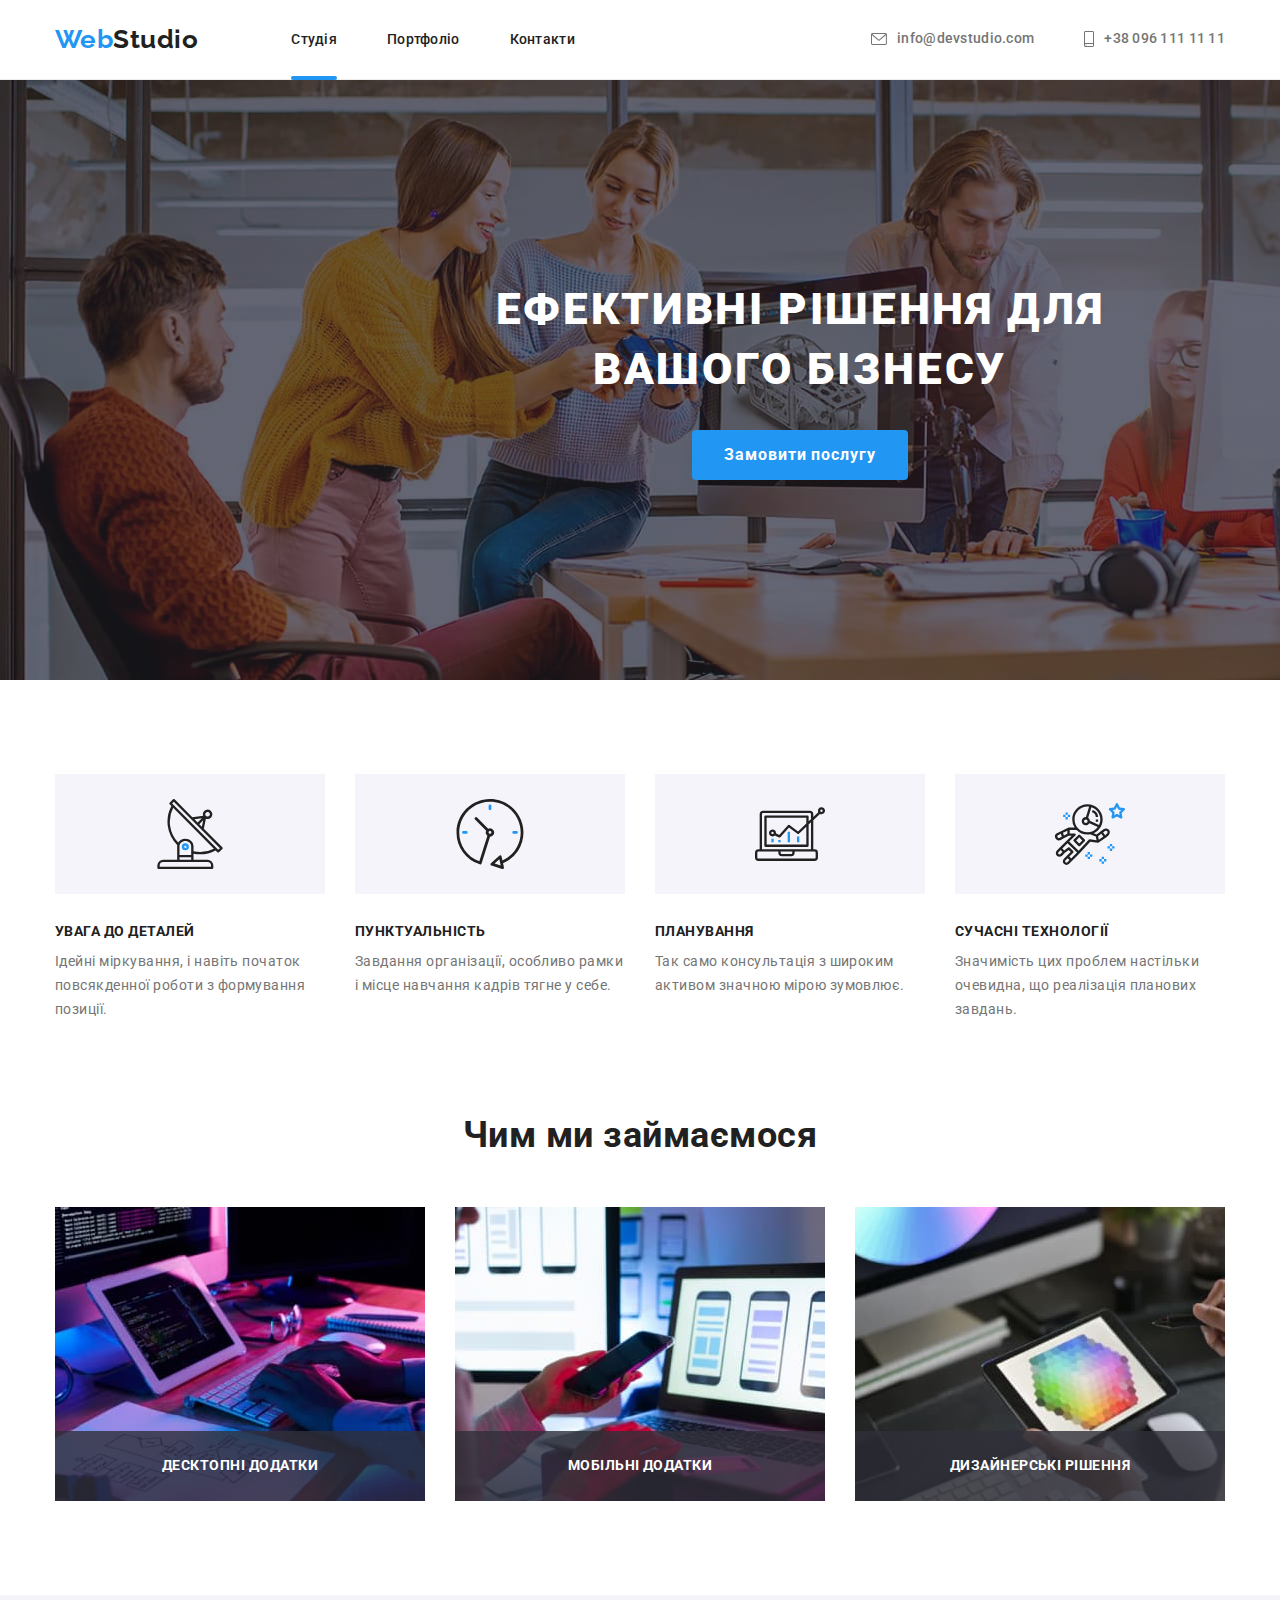
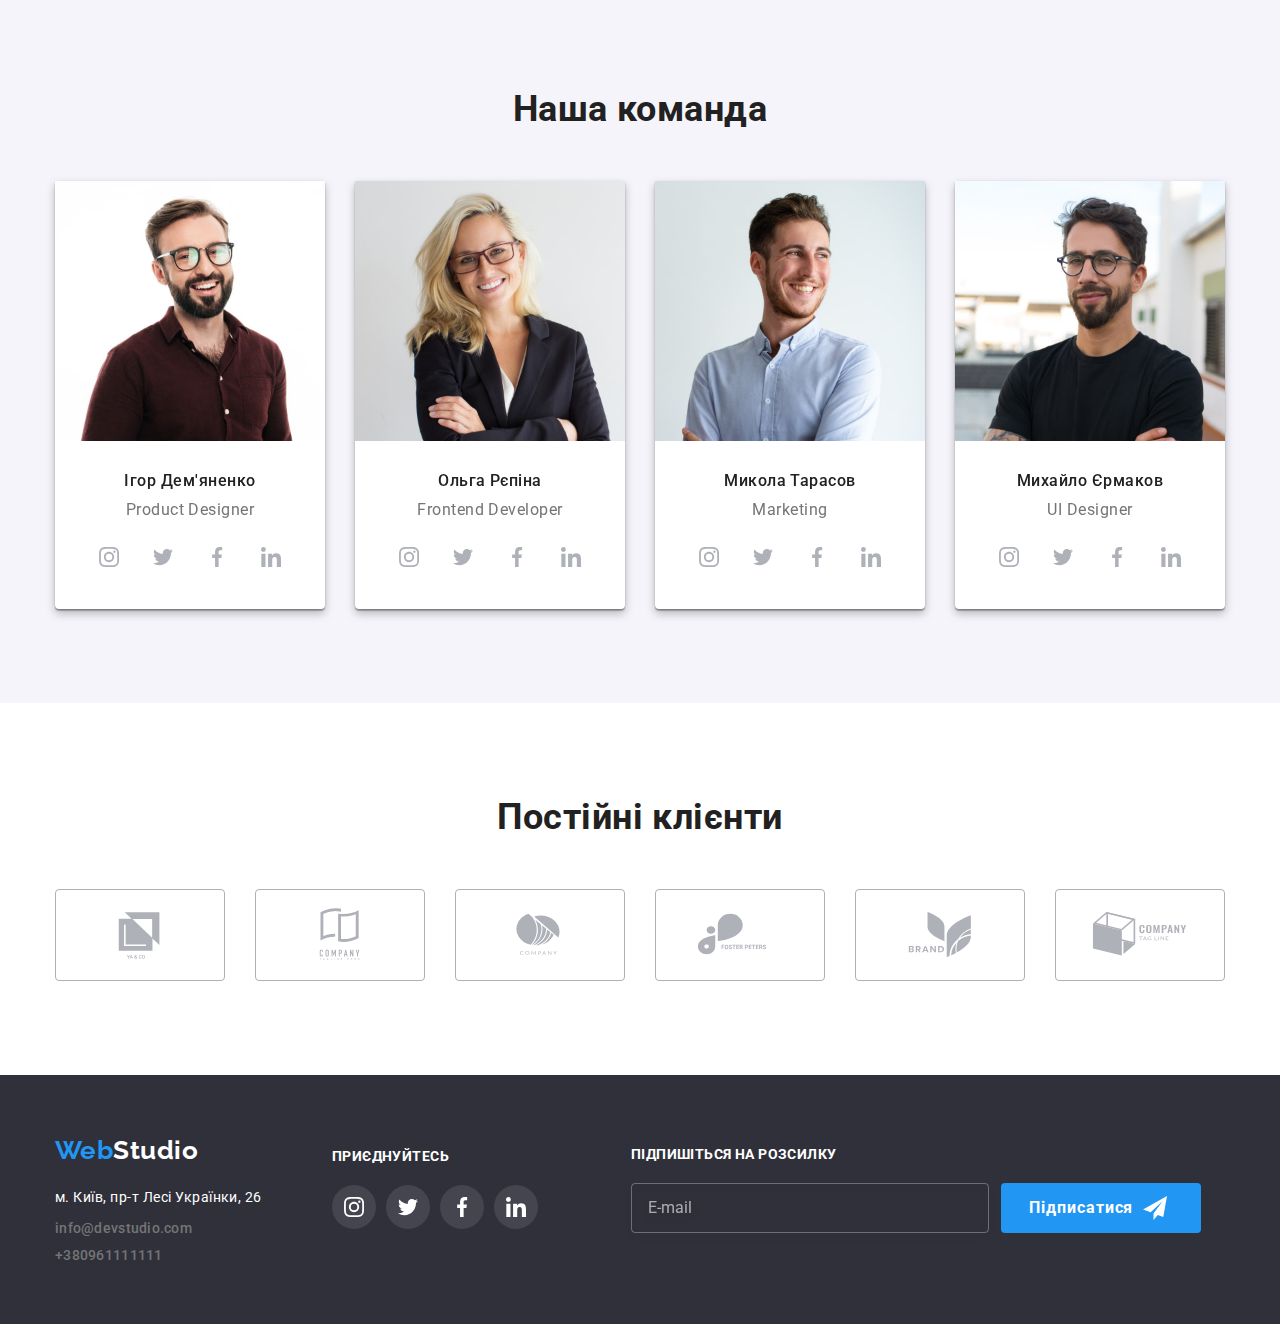
<file: index.html>
<!DOCTYPE html>
<html lang="uk">
  <head>
    <meta charset="UTF-8" />
    <meta http-equiv="X-UA-Compatible" content="IE=edge" />
    <meta name="viewport" content="width=device-width, initial-scale=1.0" />
    <link href="https://fonts.googleapis.com/css2?family=Raleway:wght@700&family=Roboto:wght@400;500;700;900&display=swap" rel="stylesheet">
    <link rel="stylesheet" href="https://cdnjs.cloudflare.com/ajax/libs/modern-normalize/1.1.0/modern-normalize.min.css">
    <link rel="stylesheet" href="./css/styles.css">
    <title>Студія</title>
  </head>

  <body>
    <!-- Шапка сайту -->
    <header class="header main-header">
      <div class="container main-nav">
              <a href="./index.html" class="logo"><span class="logo-element">Web</span>Studio</a>
      <nav>
        <ul class="site-nav list">
          <li class="item">
            <a href="./index.html" class="link visited-effect site-nav-link">Студія</a>
          </li>
          <li class="item">
            <a href="./portfolio.html" class="link">Портфоліо</a>
          </li>
          <li class="item">
            <a href="#" class="link">Контакти</a>
          </li>
        </ul>
      </nav>
      <ul class="list mail-tel">
        <li>
          <a href="mailto:info@devstudio.com" class="email email-header">
            <svg class="svg-email" width="16" height="12">
              <use href="./images/sprite.svg#icon-envelope-1">
              </use>
            </svg>info@devstudio.com</a>
        </li>
        <li>
          <a href="tel:+380961111111" class="tel tel-header"><svg class="svg-tel" width="10" height="16">
              <use href="./images/sprite.svg#icon-smartphone-1">
              </use>
            </svg>+38 096 111 11 11</a>
        </li>
      </ul>
      </div>
    </header>
    <!-- Головний контент -->
    <main>
        <!-- Заголовок+кнопка -->
      <section class="section hero">
        <h1 class="hero-title">EФЕКТИВНІ РІШЕННЯ ДЛЯ</br> ВАШОГО БІЗНЕСУ</h1>
        <button type="button" class="button" data-modal-open>Замовити послугу</button>
      </section>
      <div class="backdrop is-hidden" data-modal>
          <div class="modal">
            <button class="button-close-modal" data-modal-close>
            <svg class="modal-close" width="18" height="18">
              <use href="./images/sprite.svg#icon-close-black"></use>
            </svg>
            </button>
            <p class="title-modal">Залиште свої дані, ми вам передзвонимо</p>
            <form name="form-buy" class="modal-form">
              <div class="input-line">
              <label for="user-name" class="modal-label">Ім'я</label>
              <div class="input-wrapper">
                <input type="text" name="user-name" class="modal-input" id="user-name">
                <svg class="input-icon" width="18" height="18">
                <use href="./images/sprite.svg#icon-person"></use>
              </svg>
              </div>
              </div>

              <div class="input-line">
              <label for="user-tel" class="modal-label">Телефон</label>
              <div class="input-wrapper">
                <input type="text" name="user-name" class="modal-input" id="user-tel">
                <svg class="input-icon" width="18" height="18">
                <use href="./images/sprite.svg#icon-phone"></use>
              </svg>
              </div>
              </div>

              <div class="input-line">
              <label for="user-mail" class="modal-label">Пошта</label>
              <div class="input-wrapper">
                <input type="text" name="user-name" class="modal-input" id="user-mail">
                <svg class="input-icon" width="18" height="18">
                <use href="./images/sprite.svg#icon-email"></use>
              </svg>
              </div>
              </div>

               <label for="user-text" class="modal-label">
                 <span class="label-span">Коментар</span> 
               </label>
              <textarea name="user-text" id="user-text" class="modal-textarea" placeholder="Введіть текст"></textarea>
              <div class="check-line">
                <input class="visually-hidden" id="checkbox-agree" value="agree" name="checkbox-agree" type="checkbox">
                <label for="checkbox-agree" class="checkbox-agree">
                  <span class="icon-wrapper">
                    <svg class="agree-icon" width="13" height="9">
                  <use href="./images/sprite.svg#icon-check-mark"></use>
                </svg>
              </span><span class="text-agree">Погоджуюся з розсилкою та приймаю <a href="" class="modal-link">Умови договору</a></span> 
            </label>
              
              </div>

              <button type="submit" class="button modal-button">Відправити</button>
            </form>
          </div>
        </div>
      <section class="section">
        <div class="container decisions">
        <h2 class="visually-hidden">Перелік рішень</h2>
        <ul class="list after-head">
          <li class="item-after-head">
            <div class="svg-decisions-box">           
              <svg class="decisions-all-svg">
               <use href="./images/sprite.svg#icon-antenna-1">
               </use>
             </svg>
            </div>
            <h3 class="title-list">УВАГА ДО ДЕТАЛЕЙ</h3>
            <p class="text">
              Ідейні міркування, і навіть початок повсякденної роботи з
              формування позиції.
            </p>
          </li>
          <li class="item-after-head">
              <div class="svg-decisions-box">           
                 <svg class="decisions-all-svg">
                   <use href="./images/sprite.svg#icon-clock-1">
                   </use>
                 </svg>
              </div>
            <h3 class="title-list">ПУНКТУАЛЬНІСТЬ</h3>
            <p class="text">
              Завдання організації, особливо рамки і місце навчання кадрів тягне
              у себе.
            </p>
          </li>
          <li class="item-after-head">
              <div class="svg-decisions-box">           
                <svg class="decisions-all-svg">
                  <use href="./images/sprite.svg#icon-diagram-1">
                 </use>
               </svg>
             </div>
            <h3 class="title-list">ПЛАНУВАННЯ</h3>
            <p class="text"> 
              Так само консультація з широким активом значною мірою зумовлює.
            </p>
          </li>
          <li>
               <div class="svg-decisions-box">           
               <svg class="decisions-all-svg">
              <use href="./images/sprite.svg#icon-astronaut-1">
              </use>
            </svg>
          </div>
            <h3 class="title-list">СУЧАСНІ ТЕХНОЛОГІЇ</h3>
            <p class="text">
              Значимість цих проблем настільки очевидна, що реалізація планових
              завдань.
            </p>
          </li>
        </ul>
        </div>
      </section>
       <!-- Основний текст + фото -->
      <section class="section example">
        <div class="container some-photo-list">
          <h2 class="subtitle">Чим ми займаємося</h2>
        <ul class="list some-photo">
          <li class="some-photo-item">
            <img
              src="./images/img-1.jpg"
              alt="Програмування циклу"
              width="370"
            />
            <div class="some-photo-description-container">
              <h3 class="some-photo-description">Десктопні додатки</h3>
            </div>
          </li>
          <li class="some-photo-item">
            <img
              src="./images/img-2.jpg"
              alt="Стилізація сайту"
              width="370"
            />
             <div class="some-photo-description-container">
              <h3 class="some-photo-description">Мобільні додатки</h3>
            </div>
          </li>
          <li class="some-photo-item">
            <img
              src="./images/img-3.jpg"
              alt="Графічний дизайн"
              width="370"
            />
             <div class="some-photo-description-container">
              <h3 class="some-photo-description">Дизайнерські рішення</h3>
            </div>
          </li>
        </ul>
        </div>
      </section>
      <!-- Команда працівників -->
      <section class="section our-team">
        <div class="container container-our-team">
          <h2 class="subtitle">Наша команда</h2>
        <ul class="list list-our-team">
          <li class="item-person">
            <img
              src="./images/person-1.jpg"
              alt="Ігор Дем'яненко"
              width="270"
            />
            <h3 class="person-names person-margin">Ігор Дем'яненко</h3>
            <p class="profession">Product Designer</p>
            <ul class="list social-links-box">
              <li class="social-item">              
              <a href="" class="social-links">
              <svg class="icon-socials">
                <use href="./images/sprite.svg#icon-instagram-2">
                </use>
              </svg>
              </a>
            </li>
            <li class="social-item">
              <a href="" class="social-links">
               <svg class="icon-socials">
                <use href="./images/sprite.svg#icon-twitter-1">
                </use>
              </svg>
              </a>
            </li>
            <li class="social-item">
              <a href="" class="social-links">
               <svg class="icon-socials">
                <use href="./images/sprite.svg#icon-facebook-1">
                </use>
              </svg>
              </a>
            </li>
            <li class="social-item">
              <a href="" class="social-links">
               <svg class="icon-socials">
                <use href="./images/sprite.svg#icon-linkedin-1">
                </use>
              </svg>
              </a>
            </li>
            </ul>
          </li>
          <li class="item-person">
            <img
              src="./images/person-2.jpg"
              alt="Ольга Рєпіна"
              width="270"

            />
            <h3 class="person-names person-margin">Ольга Рєпіна</h3>
            <p class="profession">Frontend Developer</p>
              <ul class="list social-links-box">
              <li class="social-item">              
              <a href="" class="social-links">
              <svg class="icon-socials">
                <use href="./images/sprite.svg#icon-instagram-2">
                </use>
              </svg>
              </a>
            </li>
            <li class="social-item">
              <a href="" class="social-links">
               <svg class="icon-socials">
                <use href="./images/sprite.svg#icon-twitter-1">
                </use>
              </svg>
              </a>
            </li>
            <li class="social-item">
              <a href="" class="social-links">
               <svg class="icon-socials">
                <use href="./images/sprite.svg#icon-facebook-1">
                </use>
              </svg>
              </a>
            </li>
            <li class="social-item">
              <a href="" class="social-links">
               <svg class="icon-socials">
                <use href="./images/sprite.svg#icon-linkedin-1">
                </use>
              </svg>
              </a>
            </li>
            </ul>
          </li>
          <li class="item-person">
            <img
              src="./images/person-3.jpg"
              alt="Микола Тарасов"
              width="270"

            />
            <h3 class="person-names person-margin">Микола Тарасов</h3>
            <p class="profession">Marketing</p>
               <ul class="list social-links-box">
              <li class="social-item">              
              <a href="" class="social-links">
              <svg class="icon-socials">
                <use href="./images/sprite.svg#icon-instagram-2">
                </use>
              </svg>
              </a>
            </li>
            <li class="social-item">
              <a href="" class="social-links">
               <svg class="icon-socials">
                <use href="./images/sprite.svg#icon-twitter-1">
                </use>
              </svg>
              </a>
            </li>
            <li class="social-item">
              <a href="" class="social-links">
               <svg class="icon-socials">
                <use href="./images/sprite.svg#icon-facebook-1">
                </use>
              </svg>
              </a>
            </li>
            <li class="social-item">
              <a href="" class="social-links">
               <svg class="icon-socials">
                <use href="./images/sprite.svg#icon-linkedin-1">
                </use>
              </svg>
              </a>
            </li>
            </ul>
          </li>
          <li class="item-person">
            <img
              src="./images/person-4.jpg"
              alt="Михайло Єрмаков"
              width="270"

            />
            <h3 class="person-names person-margin">Михайло Єрмаков</h3>
            <p class="profession">UI Designer</p>
             <ul class="list social-links-box">
              <li class="social-item">              
              <a href="" class="social-links">
              <svg class="icon-socials">
                <use href="./images/sprite.svg#icon-instagram-2">
                </use>
              </svg>
              </a>
            </li>
            <li class="social-item">
              <a href="" class="social-links">
               <svg class="icon-socials">
                <use href="./images/sprite.svg#icon-twitter-1">
                </use>
              </svg>
              </a>
            </li>
            <li class="social-item">
              <a href="" class="social-links">
               <svg class="icon-socials">
                <use href="./images/sprite.svg#icon-facebook-1">
                </use>
              </svg>
              </a>
            </li>
            <li class="social-item">
              <a href="" class="social-links">
               <svg class="icon-socials">
                <use href="./images/sprite.svg#icon-linkedin-1">
                </use>
              </svg>
              </a>
            </li>
            </ul>
          </li>
        </ul>
        </div>
      </section>
      <section class="section regular-customers">
        <div class="container regular-customers-box">
          <h2 class="subtitle">Постійні клієнти</h2>
          <ul class=" list regular-customers-list">
            <li class="regular-customers-item">
              <a href="" class="customers-link">
             <svg class="customers-svg" width="106" height="60">
                <use href="./images/sprite.svg#icon-Logo">
                 </use>
               </svg>
          </a>
            </li>
            <li class="regular-customers-item">
              <a href="" class="customers-link">
             <svg class="customers-svg" width="106" height="60">
                <use href="./images/sprite.svg#icon-Logo-1">
                 </use>
               </svg>
          </a>
            </li class="regular-customers-item">
            <li class="regular-customers-item">
              <a href="" class="customers-link">
             <svg class="customers-svg" width="106" height="60">
                <use href="./images/sprite.svg#icon-Logo-2">
                 </use>
               </svg>
          </a>
        </li>
        <li class="regular-customers-item">
              <a href="" class="customers-link">
             <svg class="customers-svg" width="106" height="60">
                <use href="./images/sprite.svg#icon-Logo-3">
                 </use>
               </svg>
          </a>
        </li>
        <li class="regular-customers-item">
              <a href="" class="customers-link">
             <svg class="customers-svg" width="106" height="60">
                <use href="./images/sprite.svg#icon-Logo-4">
                 </use>
               </svg>
          </a>
        </li>
        <li class="regular-customers-item">
              <a href="" class="customers-link">
             <svg class="customers-svg" width="106" height="60">
                <use href="./images/sprite.svg#icon-Logo-5">
                 </use>
               </svg>
          </a>
        </li>
      </ul>
        </div>
      </section>
    </main>
    <!-- Футер -->
    <footer class="footer">
      <div class="container container-footer">
        <div class="special-footer-container">
        <a href="./index.html" class="logo-footer"><span class="logo-element">Web</span>Studio</a>
      <address>
        <ul class="list list-footer">
          <li class="list-item-footer">
            <a href="https://goo.gl/maps/vMkf2gvKbSDNXzD97" class="link geo">м. Київ, пр-т Лесі Українки, 26</a
            >
          </li>
          <li class="list-item-footer"><a href="mailto:info@devstudio.com" class="email ">info@devstudio.com</a></li>
          <li class="list-item-footer"><a href="tel:+380961111111" class="tel">+380961111111</a></li>
        </ul>
      </address>
      </div>
                  <div class="social-icon-box-footer">                   
                     <h2 class="join-word">Приєднуйтесь</h2>
              <ul class="list social-links-box">
              <li class="social-item ">              
              <a href="" class="social-links social-links-footer">
              <svg class="icon-socials">
                <use href="./images/sprite.svg#icon-instagram-2">
                </use>
              </svg>
              </a>
            </li>
            <li class="social-item">
              <a href="" class="social-links social-links-footer">
               <svg class="icon-socials">
                <use href="./images/sprite.svg#icon-twitter-1">
                </use>
              </svg>
              </a>
            </li>
            <li class="social-item">
              <a href="" class="social-links social-links-footer">
               <svg class="icon-socials">
                <use href="./images/sprite.svg#icon-facebook-1">
                </use>
              </svg>
              </a>
            </li>
            <li class="social-item">
              <a href="" class="social-links social-links-footer">
               <svg class="icon-socials">
                <use href="./images/sprite.svg#icon-linkedin-1">
                </use>
              </svg>
              </a>
            </li>
            </ul>
      </div>
      <div class="social-icon-box-footer subscribe-footer">                   
      <h2 class="subscribe-word join-word">Підпишіться на розсилку</h2>
        <form name="form-email" class="footer-form">
          <input type="email" name="email-footer" class="email-footer-input" placeholder="E-mail">
          <button type="button" class="button subscribe-button">Підписатися
            <svg class="icon-telegram" width="24" height="24">
                <use href="./images/sprite.svg#icon-send">
                </use>
            </svg>
          </button>
        </form>
      </div>
    </footer>
    <script src="./js/modal.js"></script>
  </body>
</html>
</file>
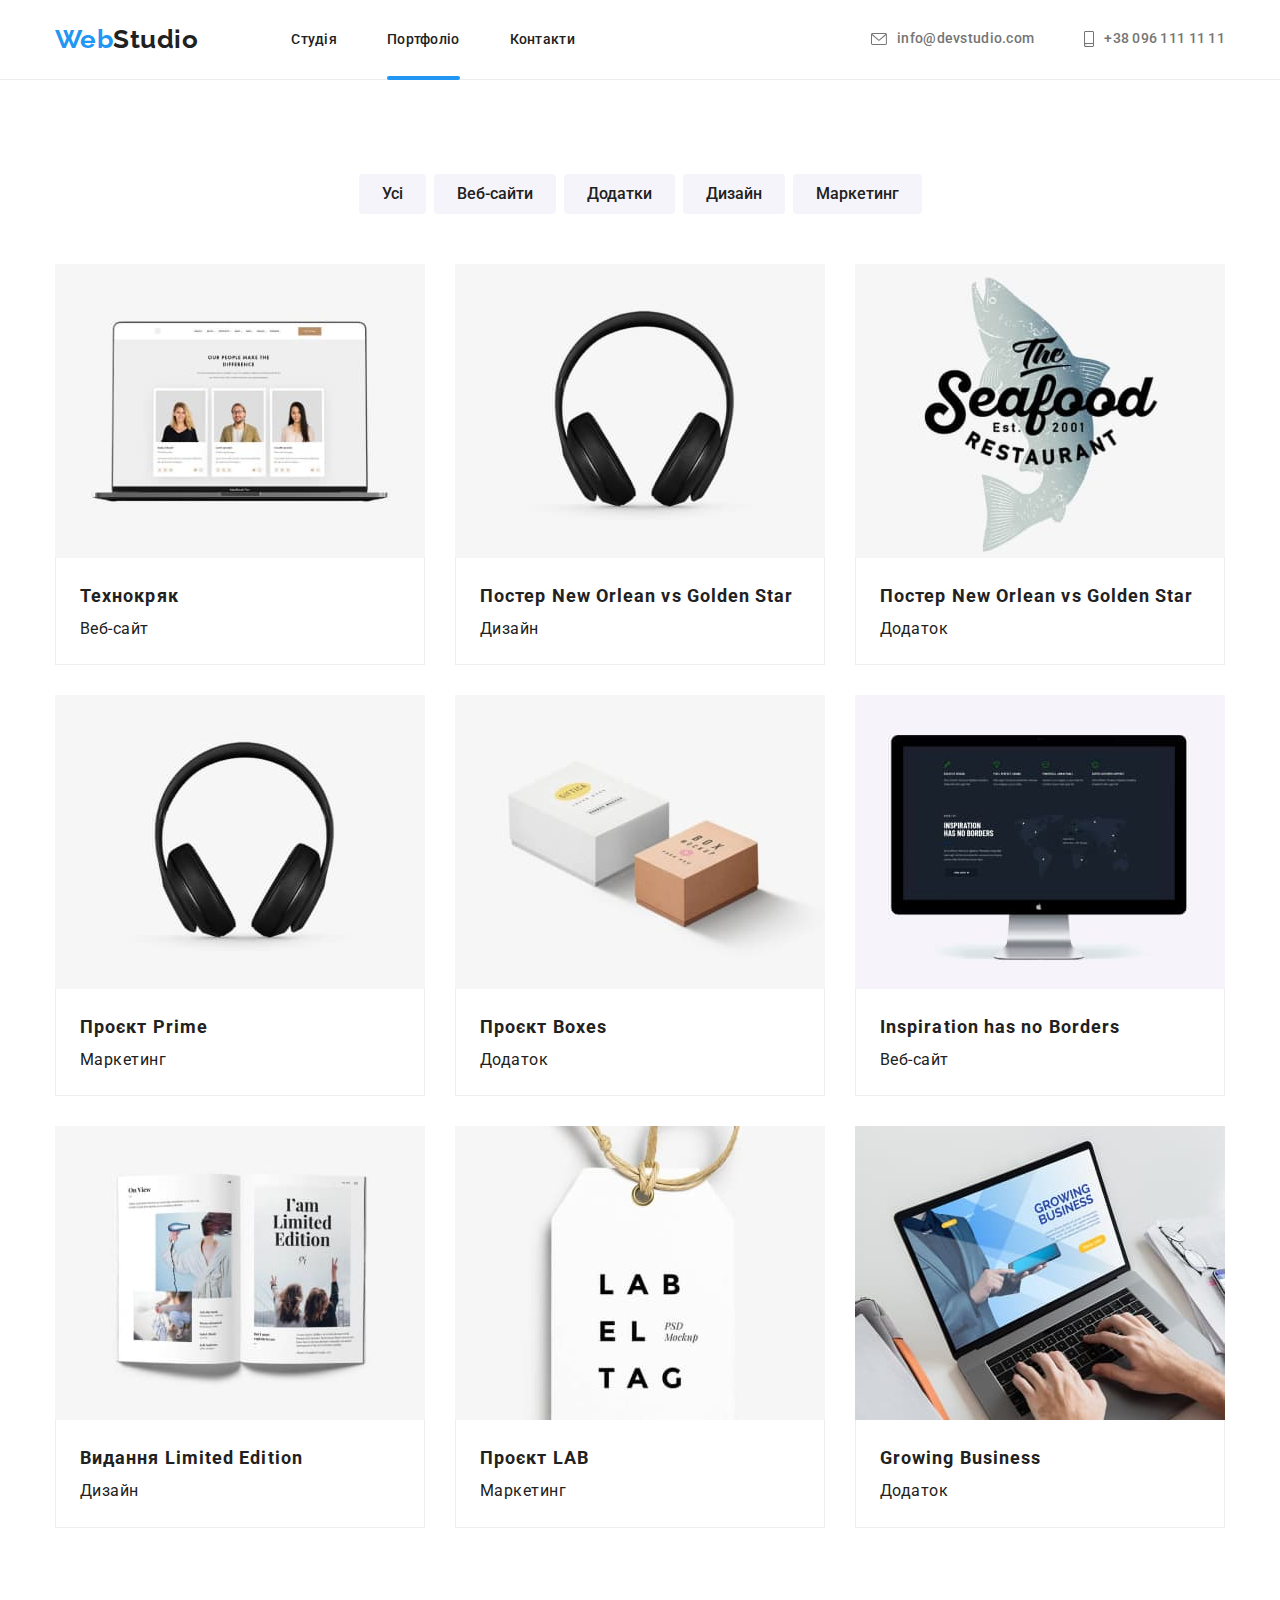
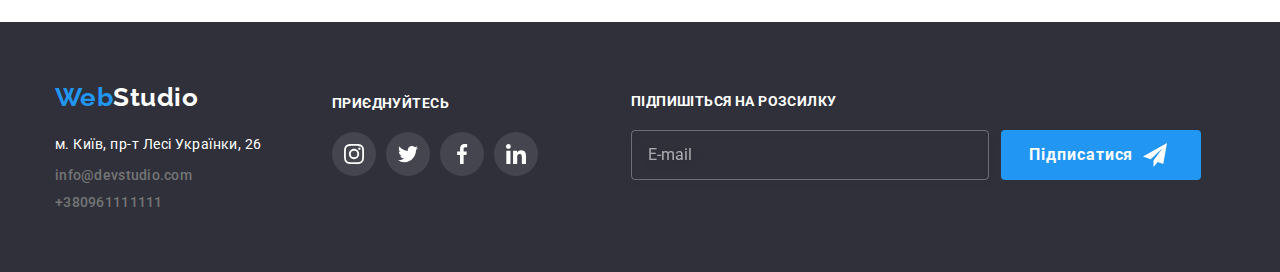
<file: portfolio.html>
<!DOCTYPE html>
<html lang="uk">
  <head>
    <meta charset="UTF-8" />
    <meta http-equiv="X-UA-Compatible" content="IE=edge" />
    <meta name="viewport" content="width=device-width, initial-scale=1.0" />
    <link
      href="https://fonts.googleapis.com/css2?family=Raleway:wght@700&family=Roboto:wght@400;500;700;900&display=swap"
      rel="stylesheet"
    />
    <link
      rel="stylesheet"
      href="https://cdnjs.cloudflare.com/ajax/libs/modern-normalize/1.1.0/modern-normalize.min.css"
    />
    <link rel="stylesheet" href="./css/styles.css" />
    <title>Студія</title>
  </head>

  <body>
    <!-- Шапка сайту -->
     <header class="header main-header">
      <div class="container main-nav">
              <a href="./index.html" class="logo"><span class="logo-element">Web</span>Studio</a>
      <nav>
        <ul class="site-nav list">
          <li class="item">
            <a href="./index.html" class="link">Студія</a>
          </li>
          <li class="item">
            <a href="./portfolio.html" class="link visited-effect site-nav-link">Портфоліо</a>
          </li>
          <li class="item">
            <a href="#" class="link">Контакти</a>
          </li>
        </ul>
      </nav>
      <ul class="list mail-tel">
        <li>
          <a href="mailto:info@devstudio.com" class="email email-header">
            <svg class="svg-email" width="16" height="12">
              <use href="./images/sprite.svg#icon-envelope-1">
              </use>
            </svg>info@devstudio.com</a>
        </li>
        <li>
          <a href="tel:+380961111111" class="tel tel-header"><svg class="svg-tel" width="10" height="16">
              <use href="./images/sprite.svg#icon-smartphone-1">
              </use>
            </svg>+38 096 111 11 11</a>
        </li>
      </ul>
      </div>
    </header>
    <!-- Головний контент -->
    <main>
      <section class="section">
        <div class="container">
          <h1 class="visually-hidden">Фільтр робіт</h1>
          <ul class="button-box list">
            <li class="button-box-item">
              <button type="button" class="button-element">Усі</button>
            </li>
            <li class="button-box-item">
              <button type="button" class="button-element">Веб-сайти</button>
            </li>
            <li class="button-box-item">
              <button type="button" class="button-element">Додатки</button>
            </li>
            <li class="button-box-item">
              <button type="button" class="button-element">Дизайн</button>
            </li>
            <li class="button-box-item">
              <button type="button" class="button-element">Маркетинг</button>
            </li>
          </ul>
          <ul class="list imgs-portfolio">
            <li class="imgs-box-portfolio">
                            <a href="" class="link-portfolio-card">
                <div class="img-wrapper">
              <img
                src="./images/img-4-portfolio.jpg"
                alt="Проєкт Prime"
                width="370"
              />
              <div class="wrapper-description">
                Ресурс пропонує комплексні пропозиції з різним рівнем функціоналу та сервісів. 
                Все це дозволить відвідувачу отримати вичерпні відомості про компанію чи приватну особу.
              </div>
                </div>
              <div class="description">
              <h2 class="heading-port">Технокряк</h2>
              <p class="text-port">Веб-сайт</p>
              </div>
              </a>
            </li>
            <li class="imgs-box-portfolio">
              <a href="" class="link-portfolio-card">
                <div class="img-wrapper">
              <img
                src="./images/img-7-portfolio.jpg"
                alt="Проєкт Prime"
                width="370"
              />
              <div class="wrapper-description">
                Ресурс пропонує комплексні пропозиції з різним рівнем функціоналу та сервісів. 
                Все це дозволить відвідувачу отримати вичерпні відомості про компанію чи приватну особу.
              </div>
                </div>
              <div class="description">
               <h2 class="heading-port">Постер New Orlean vs Golden Star</h2>
              <p class="text-port">Дизайн</p>
              </div>
              </a>

            </li>
            <li class="imgs-box-portfolio">
              <a href="" class="link-portfolio-card">
                <div class="img-wrapper">
              <img
                src="./images/img-6-portfolio.jpg"
                alt="Проєкт Prime"
                width="370"
              />
              <div class="wrapper-description">
                Ресурс пропонує комплексні пропозиції з різним рівнем функціоналу та сервісів. 
                Все це дозволить відвідувачу отримати вичерпні відомості про компанію чи приватну особу.
              </div>
                </div>

              <div class="description">
              <h2 class="heading-port">Постер New Orlean vs Golden Star</h2>
              <p class="text-port">Додаток</p>
              </div>
              </a>
            </li>
            <li class="imgs-box-portfolio">

              <a href="" class="link-portfolio-card">
                <div class="img-wrapper">
              <img
                src="./images/img-7-portfolio.jpg"
                alt="Проєкт Prime"
                width="370"
              />
              <div class="wrapper-description">
                Ресурс пропонує комплексні пропозиції з різним рівнем функціоналу та сервісів. 
                Все це дозволить відвідувачу отримати вичерпні відомості про компанію чи приватну особу.
              </div>
                </div>

              <div class="description">
             <h2 class="heading-port">Проєкт Prime</h2>
              <p class="text-port">Маркетинг</p>
              </div>
              </a>

            </li>
            <li class="imgs-box-portfolio">
              <a href="" class="link-portfolio-card">
                <div class="img-wrapper">
              <img
                src="./images/img-8-portfolio.jpg"
                alt="Проєкт Prime"
                width="370"
              />
              <div class="wrapper-description">
                Ресурс пропонує комплексні пропозиції з різним рівнем функціоналу та сервісів. 
                Все це дозволить відвідувачу отримати вичерпні відомості про компанію чи приватну особу.
              </div>
                </div>
              <div class="description">
                <h2 class="heading-port">Проєкт Boxes</h2>
              <p class="text-port">Додаток</p>
              </div>

              </a>
              
            </li>
            <li class="imgs-box-portfolio">
                            <a href="" class="link-portfolio-card">
                <div class="img-wrapper">
              <img
                src="./images/img-9-portfolio.jpg"
                alt="Проєкт Prime"
                width="370"
              />
              <div class="wrapper-description">
                Ресурс пропонує комплексні пропозиції з різним рівнем функціоналу та сервісів. 
                Все це дозволить відвідувачу отримати вичерпні відомості про компанію чи приватну особу.
              </div>
                </div>
              <div class="description">
                              <h2 class="heading-port">Inspiration has no Borders</h2>
              <p class="text-port">Веб-сайт</p>
              </div>

              </a>
             
            </li>
            <li class="imgs-box-portfolio">
                            <a href="" class="link-portfolio-card">
                <div class="img-wrapper">
              <img
                src="./images/img-10-portfolio.jpg"
                alt="Проєкт Prime"
                width="370"
              />
              <div class="wrapper-description">
                Ресурс пропонує комплексні пропозиції з різним рівнем функціоналу та сервісів. 
                Все це дозволить відвідувачу отримати вичерпні відомості про компанію чи приватну особу.
              </div>
                </div>
              <div class="description">
                <h2 class="heading-port">Видання Limited Edition</h2>
              <p class="text-port">Дизайн</p>
              </div> 

              </a>

            </li>
            <li class="imgs-box-portfolio">
              <a href="" class="link-portfolio-card">
                <div class="img-wrapper">
              <img
                src="./images/img-11-portfolio.jpg"
                alt="Проєкт Prime"
                width="370"
              />
              <div class="wrapper-description">
                Ресурс пропонує комплексні пропозиції з різним рівнем функціоналу та сервісів. 
                Все це дозволить відвідувачу отримати вичерпні відомості про компанію чи приватну особу.
              </div>
                </div>
              <div class="description">
                <h2 class="heading-port">Проєкт LAB</h2>
              <p class="text-port">Маркетинг</p>
              </div>
              </a>
             

            </li>
            <li class="imgs-box-portfolio">
              <a href="" class="link-portfolio-card">
                <div class="img-wrapper">
              <img
                src="./images/img-12-portfolio.jpg"
                alt="Проєкт Prime"
                width="370"
              />
              <div class="wrapper-description">
                Ресурс пропонує комплексні пропозиції з різним рівнем функціоналу та сервісів. 
                Все це дозволить відвідувачу отримати вичерпні відомості про компанію чи приватну особу.
              </div>
                </div>
              <div class="description">
                <h2 class="heading-port">Growing Business</h2>
              <p class="text-port">Додаток</p>
              </div>
              </a>
            </li>
          </ul>
        </div>
      </section>
    </main>
    <!-- Футер -->
    <footer class="footer">
      <div class="container container-footer">
        <div class="special-footer-container">
        <a href="./index.html" class="logo-footer"><span class="logo-element">Web</span>Studio</a>
      <address>
        <ul class="list list-footer">
          <li class="list-item-footer">
            <a href="https://goo.gl/maps/vMkf2gvKbSDNXzD97" class="link geo">м. Київ, пр-т Лесі Українки, 26</a
            >
          </li>
          <li class="list-item-footer"><a href="mailto:info@devstudio.com" class="email ">info@devstudio.com</a></li>
          <li class="list-item-footer"><a href="tel:+380961111111" class="tel">+380961111111</a></li>
        </ul>
      </address>
      </div>
                  <div class="social-icon-box-footer">                   
                     <h2 class="join-word">Приєднуйтесь</h2>
              <ul class="list social-links-box">
              <li class="social-item ">              
              <a href="" class="social-links social-links-footer">
              <svg class="icon-socials">
                <use href="./images/sprite.svg#icon-instagram-2">
                </use>
              </svg>
              </a>
            </li>
            <li class="social-item">
              <a href="" class="social-links social-links-footer">
               <svg class="icon-socials">
                <use href="./images/sprite.svg#icon-twitter-1">
                </use>
              </svg>
              </a>
            </li>
            <li class="social-item">
              <a href="" class="social-links social-links-footer">
               <svg class="icon-socials">
                <use href="./images/sprite.svg#icon-facebook-1">
                </use>
              </svg>
              </a>
            </li>
            <li class="social-item">
              <a href="" class="social-links social-links-footer">
               <svg class="icon-socials">
                <use href="./images/sprite.svg#icon-linkedin-1">
                </use>
              </svg>
              </a>
            </li>
            </ul>
      </div>
      <div class="social-icon-box-footer subscribe-footer">                   
      <h2 class="subscribe-word join-word">Підпишіться на розсилку</h2>
        <form name="form-email" class="footer-form">
          <input type="email" name="email-footer" class="email-footer-input" placeholder="E-mail">
          <button type="button" class="button subscribe-button">Підписатися
            <svg class="icon-telegram" width="24" height="24">
                <use href="./images/sprite.svg#icon-send">
                </use>
            </svg>
          </button>
        </form>
      </div>
    </footer>
  </body>
</html>
</file>
<file: css/styles.css>
body {
  background-color: var(--primary-white-color);
  color: var(--primary-text-color);
  font-family: Roboto, sans-serif;
  letter-spacing: 0.03em;
}
/* Усі кольори */
:root {
  --primary-text-color: rgba(117, 117, 117, 1);
  --primary-white-color: rgba(255, 255, 255, 1);
  --accent-color: rgba(33, 33, 33, 1);
  --color-hover-logo-button: rgba(33, 150, 243, 1);
  --color-background-footer: rgba(47, 48, 58, 1);
  --color-background-button-portfolio: rgb(245, 244, 250); 
  --fill-for-svg: rgb(175, 177, 184);
}

/* Щоб не було випадання */
h1,
h2,
h3,
h4,
h5,
h6,
p,
ul {
  padding: 0;
  margin: 0;
}

/* Ховаємо елементи */
.visually-hidden {
  position: absolute;
  width: 1px;
  height: 1px;
  margin: -1px;
  border: 0;
  padding: 0;

  white-space: nowrap;
  clip-path: inset(100%);
  clip: rect(0 0 0 0);
  overflow: hidden;
}

/* Загальні відступи */
.section {
  padding-top: 94px;
  padding-bottom: 94px;
}

.site-nav {
  display: flex;
  margin-left: 93px;
}

.header {
  border-bottom: 1px solid rgba(236, 236, 236, 1);
  height: 80px;
}

.site-nav .item + .item {
  margin-left: 50px;
}

.site-nav .link {
  display: block;
  padding-top: 21px;
  padding-bottom: 21px;
  transition: color 250ms cubic-bezier(0.4, 0, 0.2, 1);
}

.container.main-nav {
  display: flex;
  align-items: center;
  height: inherit;
}

.list.mail-tel {
  display: flex;
  margin-left: auto;
}

.email.email-header {
  display: inline-flex;
  margin-right: 50px;
  align-items: center;

  transition: color 250ms cubic-bezier(0.4, 0, 0.2, 1);
}

.tel-header{
  display: flex;
  align-items: center;
  justify-content: center;

  transition: color 250ms cubic-bezier(0.4, 0, 0.2, 1);
}

.container {
  width: 1200px;
  padding-left: 15px;
  padding-right: 15px;
  margin-left: auto;
  margin-right: auto;
}

/* Щоб не було зайвих відступів */
img {
  display: block;
}

.list {
  list-style: none;
}

/* ШАПКА і ФУТЕР*/
.link,
.email,
.tel,
.logo {
  text-decoration: none;
}

.email,
.tel {
  font-style: normal;

   transition: color 250ms cubic-bezier(0.4, 0, 0.2, 1);
}

.logo,
.link {
  color: var(--accent-color);
}

.email,
.tel {
  color: var(--primary-text-color);
}

.logo-element {
  color: var(--color-hover-logo-button);
}

.link.visited-effect:visited {
  color: var(--color-hover-logo-button);
}

.link:hover,
.link:focus,
.email:hover,
.email:focus,
.tel:hover,
.tel:focus {
  color: var(--color-hover-logo-button);
}

h2,
.person-names,
.title-list{
  color: var(--accent-color);
}

.section.hero {
  background-color: var(--color-background-footer);
  text-align: center;
  padding-top: 200px;
  padding-bottom: 200px;
  background-image: linear-gradient(to right, rgba(47, 48, 58, 0.4), rgba(47, 48, 58, 0.4)), url(../images/hero.jpg);
  width: 1600px;
  height: 600px;
  margin-left: auto;
  margin-right: auto;
  background-position: center;
  }

.footer {
  background-color: var(--color-background-footer);
  padding-top: 60px;
  padding-bottom: 60px;
}

.logo-footer {
  display: block;
  text-decoration: none;
  color: var(--primary-white-color);
  font-family: Raleway, sans-serif;
  font-weight: 700;
  font-size: 26px;
  line-height: 1.2;
  margin-bottom: 20px;
}

.geo {
  color: var(--primary-white-color);
  font-style: normal;
  transition: color 250ms cubic-bezier(0.4, 0, 0.2, 1);
  font-weight: 400;
  font-size: 14px;
  line-height: 1.7;
}
/* Робота зі шрифтом  для "Студія"*/

.logo {
  font-family: Raleway, sans-serif;
  font-weight: 700;
  font-size: 26px;
  line-height: 1.2;
}

/* Шрифт для тексту в title-list */
.text {
  font-size: 14px;
  line-height: 1.7;
  width: 270px;
}

/* Е-мейл, пошта, навігація для "Студія" */
.site-nav,
.email,
.tel {
  font-weight: 500;
  font-size: 14px;
  line-height: 1.14;
  letter-spacing: 0.02em;
}

/* Заголовок для "Студія" */
.hero-title {
  color: var(--primary-white-color);
  font-weight: 900;
  font-size: 44px;
  line-height: 1.36;
  letter-spacing: 0.06em;
  margin-bottom: 30px;
}

/* h2 для "Студія" */
.subtitle {
  font-weight: 700;
  font-size: 36px;
  line-height: 1.16;
  text-align: center;
  margin-bottom: 50px;
}

/* h3 для "Студія" */
.title-list {
  font-weight: 700;
  font-size: 14px;
  line-height: 1.14;
  margin-bottom: 10px;
  width: 270px;
}

.person-names {
  font-weight: 500;
  font-size: 16px;
  line-height: 1.19;
}

.profession {
  font-size: 16px;
  line-height: 1.19;
  margin-bottom: 16px;
}

/* Кнопка (Cтудія)*/

.button {
  color: var(--primary-white-color);
  background-color: var(--color-hover-logo-button);
  cursor: pointer;
  font-weight: 700;
  font-size: 16px;
  line-height: 1.87;
  text-align: center;
  letter-spacing: 0.06em;
  padding: 10px 32px;
  border-radius: 4px;
  border: var(--color-hover-logo-button);
}

/* Робота зі шрифтом для "Портфоліо" */

/*Кнопки(портфоліо)*/

.button-element {
  color: var(--accent-color);
  background-color: var(--color-background-button-portfolio);
  font-weight: 500;
  font-size: 16px;
  line-height: 1.6;
  padding: 6px 22px;
  border-radius: 4px;
  border: 1px solid transparent;
  cursor: pointer;

  transition: color 250ms cubic-bezier(0.4, 0, 0.2, 1), background-color 250ms cubic-bezier(0.4, 0, 0.2, 1), box-shadow 250ms cubic-bezier(0.4, 0, 0.2, 1);
}

.button-box-item:not(:first-child){
  margin-left: 8px;
}

.button-element.all {
  padding: 6px 25px;
}

.button-element:hover {
  color: var(--primary-white-color);
  background-color: var(--color-hover-logo-button);
  box-shadow: 0px 3px 1px rgba(0, 0, 0, 0.1), 0px 1px 2px rgba(0, 0, 0, 0.08),
    0px 2px 2px rgba(0, 0, 0, 0.12);
}

.button-element:focus {
  color: var(--primary-white-color);
  background-color: var(--color-hover-logo-button);
  box-shadow: 0px 3px 1px rgba(0, 0, 0, 0.1), 0px 1px 2px rgba(0, 0, 0, 0.08),
  0px 2px 2px rgba(0, 0, 0, 0.12);
}

.heading-port {
  font-size: 18px;
  line-height: 2;
  letter-spacing: 0.06em;
}

.text-port {
  font-size: 16px;
  line-height: 1.9;
}

.our-team{
  background-color: var(--color-background-button-portfolio);
}


/* Класи для Студія(позиціонування) */
.list.some-photo {
  display: flex;
  justify-content: space-between;
}

.section.example {
  padding-top: 0;
}

.section.our-team {
  padding-bottom: 0;
}

.list.after-head {
  display: flex;
}

.item-after-head {
  margin-right: 30px;
}

.list-item-footer:not(:last-child) {
  margin-bottom: 9px;
}

.list-our-team {
  display: flex;
  justify-content: space-between;
  text-align: center;
}

.container-our-team {
  padding-bottom: 94px;
}

.person-margin {
  margin-top: 30px;
  margin-bottom: 10px;
}

.item-person {
  background-color: var(--primary-white-color);
  box-shadow: 0px 1px 3px rgba(0, 0, 0, 0.12), 0px 1px 1px rgba(0, 0, 0, 0.14),
    0px 2px 1px rgba(0, 0, 0, 0.2);
  filter: drop-shadow(0px 4px 4px rgba(0, 0, 0, 0.25));
  border-radius: 0px 0px 4px 4px;
}

/* Класи для портфоліо(позиціонування) */

.button-box {
  display: flex;
  margin-bottom: 50px;
  justify-content: center;
}

.imgs-portfolio{
  display: flex;
  flex-wrap: wrap;
  gap: 30px;
}

.description{
  border-bottom: 1px solid #eeeeee;
  border-right: 1px solid #EEEEEE;
  border-left: 1px solid #EEEEEE;
  padding: 20px 24px;
}


/* Робота з svg */

/* Конверт і телефон в хедері */

.svg-email{
  margin-right: 10px;
  fill: currentColor;
  align-items: center;
}

.svg-email:hover{
 color: var(--color-hover-logo-button);
}

.svg-tel{
  align-items: center;
  margin-right: 10px;
  fill: currentColor;
}

.svg-tel:hover{
  color: var(--color-hover-logo-button);
}

/* Рішення */

.svg-decisions-box{
  height: 120px;
  display: flex;
  justify-content: center;
  align-items: center;
  margin-bottom: 30px;
  background-color: var(--color-background-button-portfolio);
}

.decisions-all-svg{
  width: 70px;
  height: 70px;
}

/* Соц.мережі */
.social-links-box{
  margin-left: auto;
  margin-right: auto;
  width: 206px;
  display: flex;
  flex-wrap: wrap;
  justify-content: space-between;
  margin-bottom: 30px;
}

.social-item{
  width: 44px;
  height: 44px;
}

.social-links{
  display: flex;
  width: 100%;
  height: 100%;
  justify-content: center;
  align-items: center;
  border-radius: 50%;
  color: var(--fill-for-svg);

  transition: background-color 250ms cubic-bezier(0.4, 0, 0.2, 1);
}

.icon-socials{
  width: 20px;
  height: 20px;
  fill: currentColor;
}

.social-links:hover,
.social-links:focus{
  background-color: var(--color-hover-logo-button);
  color: var(--primary-white-color); 
}

.social-links:not(:first-child){
  margin-left: 10px;
}


/* Постійні клієнти */

.regular-customers-list{
  display: flex;
  flex: wrap;
  justify-content: space-between;
  align-items: center;
}

.regular-customers-item{
  width: 170px;
  height: 92px;
}

.customers-link{
  width: 100%;
  height: 100%;
  display: flex;
  justify-content: center;
  align-items: center;
  border: 1px solid rgba(175, 177, 184, 1);
  border-radius: 4px;
  color: var(--fill-for-svg);

  transition: color 250ms cubic-bezier(0.4, 0, 0.2, 1), border-color 250ms cubic-bezier(0.4, 0, 0.2, 1);
}

.customers-svg{
  width: 106px;
  height: 60px;
  fill: currentColor;
}

.customers-link:hover,
.customers-link:focus{
  color: var(--color-hover-logo-button);
  border-color: var(--color-hover-logo-button);
}

/* Соц.мережі футер */

.social-links-box-footer{
  width: 206px;
  display: flex;
  flex-wrap: wrap;
  justify-content: space-between;
}

.join-word{
display: inline-block;
font-weight: 700;
font-size: 14px;
line-height: 1.14;
letter-spacing: 0.03em;
text-transform: uppercase;
color: var(--primary-white-color);
margin-bottom: 20px;
}

.social-links-footer{
 color: var(--primary-white-color);
background-color: rgba(255, 255, 255, 0.1); 
}

.social-icon-box-footer{
 padding-top: 12px;
margin-left: 70px;
}

.container-footer{
  display: flex;
}

/* Ховер для карточок в Портфоліо */

.link-portfolio-card{
  display: block;
  text-decoration: none;
  color: var(--accent-color);
  
  transition: box-shadow 250ms cubic-bezier(0.4, 0, 0.2, 1);
}

.link-portfolio-card:hover,
.link-portfolio-card:focus{
box-shadow: 0px 1px 1px rgba(0, 0, 0, 0.12), 0px 4px 4px rgba(0, 0, 0, 0.06), 1px 4px 6px rgba(0, 0, 0, 0.16);
}

/* Опис картинки у розділі "Чим ми займаємося" */

.some-photo-item{
  position: relative;
}

.some-photo-description-container{
position: absolute;
width: 100%;
height: 70px;
bottom: 0;
background-color: rgba(47, 48, 58, 0.8);
}

.some-photo-description{
display: flex;
justify-content: center;
align-items: center;
height: 100%;
font-size: 14px;
line-height: 1.14;
text-align: center;
text-transform: uppercase;
color: var(--primary-white-color);
}

/* Модальне вікно "Замовити послугу" */

.backdrop{
position: fixed;
top: 0;
left: 0;
width: 100%;
height: 100%;
background-color: rgba(0, 0, 0, 0.2);
z-index: 1;
transition: opacity 250ms cubic-bezier(0.4, 0, 0.2, 1), visibility 250ms cubic-bezier(0.4, 0, 0.2, 1);
}

.is-hidden{
  pointer-events: none;
  opacity: 0;
  visibility: hidden;
}

.modal{
position: absolute;
top: 50%;
left: 50%;
transform: translate(-50%, -50%);
width: 528px;
height: 581px;
background-color: var(--primary-white-color);
padding: 40px;
}

.button-close-modal{
width: 30px;
height: 30px;
background-color: var(--primary-white-color);
border: 1px solid rgba(0, 0, 0, 0.1);
border-radius: 50%;
 position: absolute;
 top: 8px;
 right: 8px;
 cursor: pointer;
 
}

.modal-close{
vertical-align: middle;
}

.modal-close:hover{
  fill: rgba(33, 150, 243, 1);
  cursor: pointer;
  transition: fill 250ms cubic-bezier(0.4, 0, 0.2, 1);
}



/* Контент у модальному вікні */

.title-modal{
color: rgba(33, 33, 33, 1);
font-weight: 700;
font-size: 20px;
line-height: 1.15;
text-align: center;
margin-bottom: 12px;
}

.input-line{
  margin-bottom: 10px;
}

.modal-input,
.modal-textarea{
width: 100%;
height: 40px;
border: 1px solid rgba(33, 33, 33, 0.2);
border-radius: 4px;
font-size: 16px;
transition: border-color 250ms cubic-bezier(0.4, 0, 0.2, 1);
}

.modal-input{
  padding-left: 42px;
}

.input-wrapper{
  position: relative;
}

.input-icon{
  position: absolute;
  left: 12px;
  top: 50%;
  transform: translateY(-50%);
  transition: fill 250ms cubic-bezier(0.4, 0, 0.2, 1);
}

.modal-textarea{
height: 120px;
resize: none;
padding: 12px 16px;
margin-bottom: 20px;
}

.modal-textarea::placeholder{
font-size: 12px;
line-height: 1.16;
letter-spacing: 0.01em;
color: rgba(117, 117, 117, 0.5);
}

.modal-textarea:focus{
  outline: none;
  border-color: rgb(33, 150, 243);
}

.modal-label{
display: block;
margin-bottom: 4px;
font-size: 12px;
line-height: 1.16;
letter-spacing: 0.01em;
color: #757575;
}

.modal-input:focus + .input-icon{
  fill: rgb(33, 150, 243);
}

.modal-input:focus{
  outline: none;
  border-color: rgb(33, 150, 243);  
  cursor: pointer;
}

.checkbox-agree .icon-wrapper {
  width: 16px;
  height: 15px;
  border: 2px solid #000000;
  border-radius: 2px;
  margin-right: 8px;
  display: flex;
  align-items: center;
  justify-content: center;
  transition: background-color 250ms cubic-bezier(0.4, 0, 0.2, 1);
}

.checkbox-agree{
  display: flex;
  justify-content: center;
  align-items: center;
  margin-bottom: 30px;
}

.check-line input:checked + .checkbox-agree .icon-wrapper {
  background-color: rgb(33, 150, 243);
  border: none;
}

.check-line input:checked + .checkbox-agree .agree-icon {
  fill: #ffffff;
}

.modal-link{
  color: var(--color-hover-logo-button);
}

.text-agree{
font-size: 14px;
line-height: 1.7;
color: #757575;
}

.modal-button{
padding: 10px 52px;
 margin: 0 auto;
 display: flex;
 transition: background-color 250ms cubic-bezier(0.4, 0, 0.2, 1), box-shadow 250ms cubic-bezier(0.4, 0, 0.2, 1);
}

.modal-button:hover{
background-color: #188CE8;
box-shadow: 0px 4px 4px rgba(0, 0, 0, 0.15);
}

/* Нижня риска в хедері */

.site-nav .item{
  position: relative;
}

.site-nav-link::after{
content: " ";
position: absolute;
width: 100%;
height: 4px;
border-radius: 2px;
background-color: var(--color-hover-logo-button);
bottom: -11px;
left: 0;
}

/* Портфоліо ховер з текстом */

.img-wrapper{
  position: relative;
  overflow: hidden;
}

.wrapper-description{
position: absolute;
top:0;
bottom: 0;
right: 0;
left: 0;
background-color: rgba(33, 150, 243, 0.9);
display: flex;
justify-content: center;
align-items: center;
color:var(--primary-white-color);
font-weight: 400;
font-size: 18px;
line-height: 1.5;
letter-spacing: 0.03em;
padding: 63px 24px;
transform: translateY(100%);
transition: transform 250ms cubic-bezier(0.4, 0, 0.2, 1);
}

.imgs-box-portfolio:hover .wrapper-description{
  transform: translateY(0);
}

/* Підпишіться на розсилку( Футер) */

.subscribe-footer{
  margin-left: 93px;
}

.email-footer-input{
  width: 358px;
  height: 50px;
  border: 1px solid rgba(255, 255, 255, 0.3);
filter: drop-shadow(0px 4px 4px rgba(0, 0, 0, 0.15));
border-radius: 4px;
background-color: transparent;
padding: 15px 16px;
color: var(--primary-white-color);
margin-right: 12px;
}

.email-footer-input::placeholder{
  color: rgba(255, 255, 255, 0.6);
  font-size: 16px;
line-height: 1.25;
}

.subscribe-word{
  display: block;
}

.subscribe-button{
  padding: 10px 28px;
  display: flex;
  align-items: center;
  width: 200px;
  height: 50px;
}

.icon-telegram{
margin-left: 10px;
}

.footer-form{
  display: flex;
}
</file>
